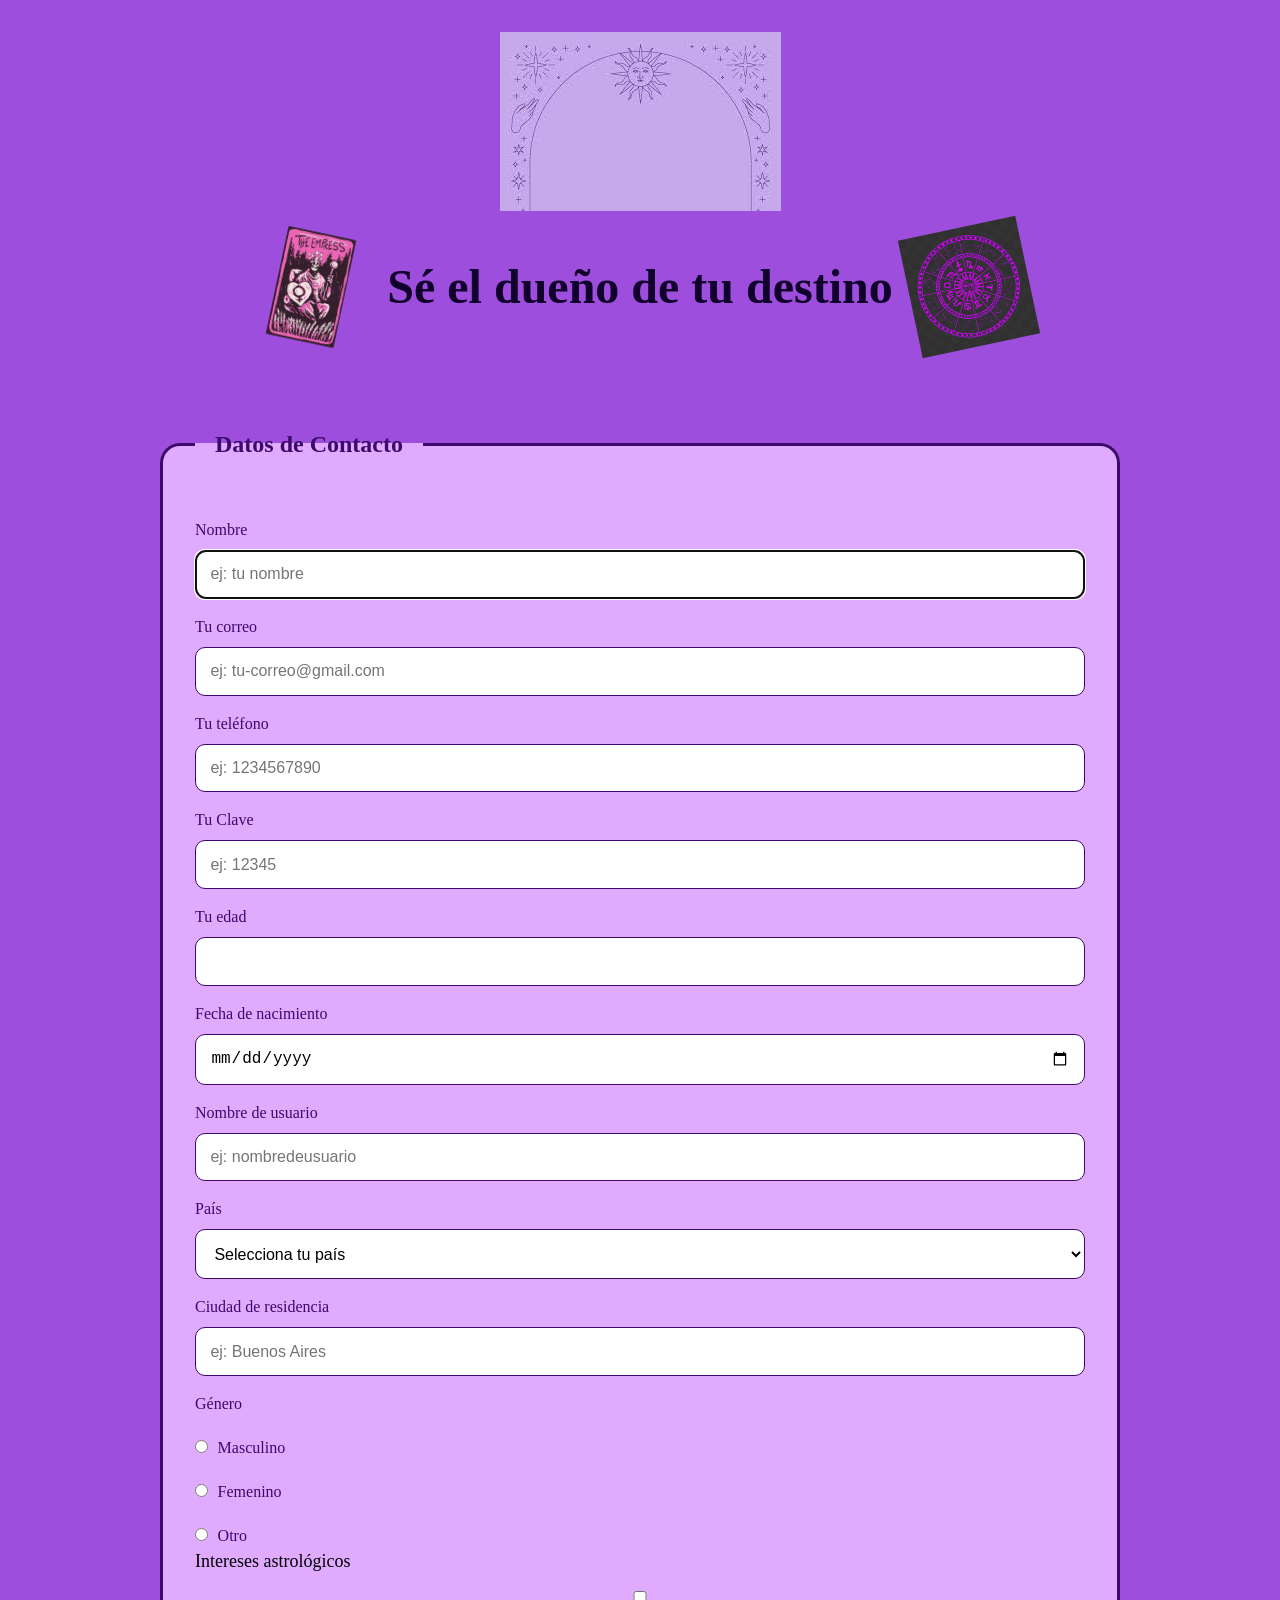
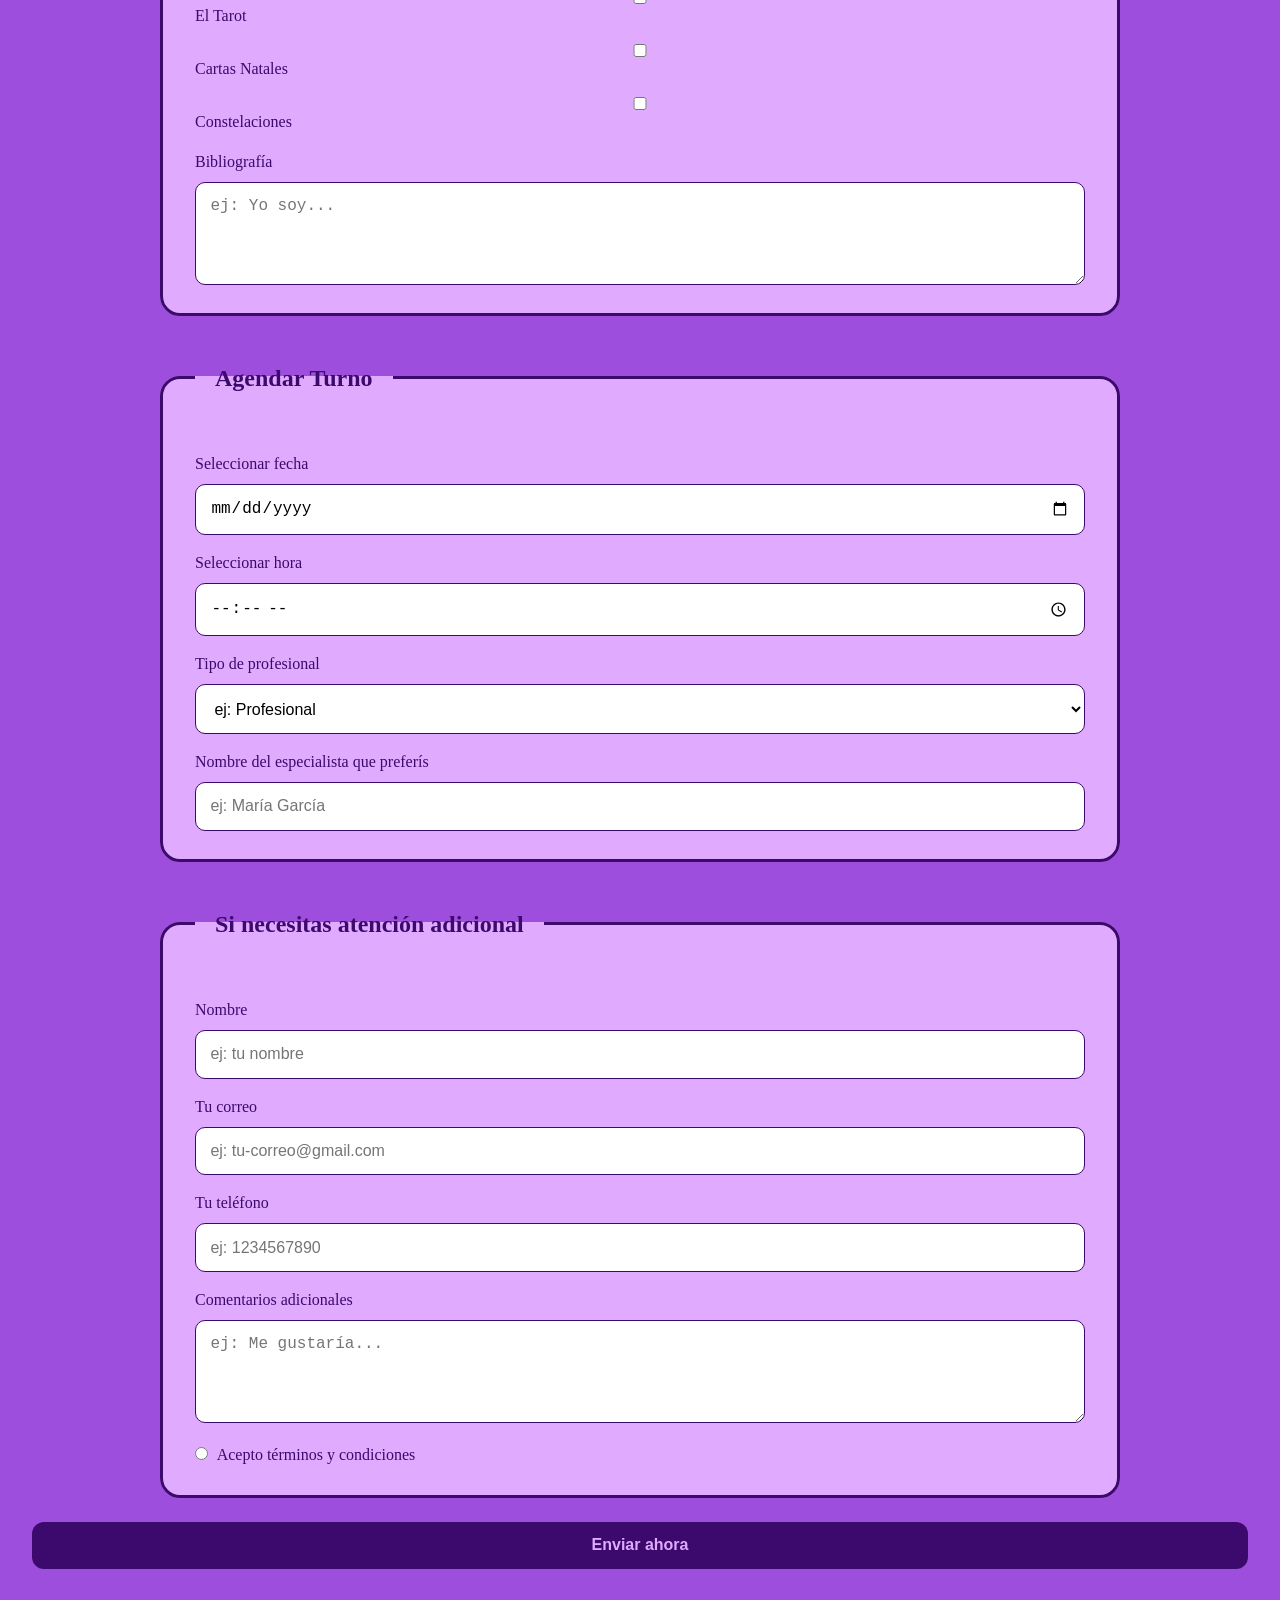
<file: index.html>
<!DOCTYPE html>
<html lang="es">
<head>
    <meta charset="UTF-8">
    <meta name="viewport" content="width=device-width, initial-scale=1.0">
    <title>Contacto | Emilia Saenz Valiente Portfolio</title>
    <link rel="stylesheet" href="form.css">
</head>
<body>
    <img src="Destino.jfif" alt="Destino" class="header-image">
    <div class="title-row">
        <img src="carta.webp" alt="Carta" class="title-image title-image-left">
        <h1>Sé el dueño de tu destino</h1>
        <img src="constelacion.jpg" alt="Constelaciones" class="title-image title-image-right">
    </div>
    <br>
    <form action="https://submit-form.com/TFdfmr0rp" method="post">
        <fieldset class="A">
            <legend class="one">Datos de Contacto</legend>
            <label for="nombre">Nombre</label>
            <input type="text" name="nombre" id="nombre" autofocus required placeholder="ej: tu nombre" autocomplete="name" pattern="[A-Za-z\s]{5,12}">
            <label for="email">Tu correo</label>
            <input type="email" name="email" id="email" required placeholder="ej: tu-correo@gmail.com" autocomplete="email">
            <label for="telefono">Tu teléfono</label>
            <input type="tel" name="telefono" id="telefono" required placeholder="ej: 1234567890" autocomplete="tel">
            <label for="clave">Tu Clave</label>
            <input type="password" name="clave" id="clave" minlength="4" maxlength="32" required placeholder="ej: 12345">
            <label for="edad">Tu edad</label>
            <input type="number" id="edad" name="edad" min="18" max="99" required>
            <label for="nacimiento">Fecha de nacimiento</label>
                <input type="date" id="nacimiento" name="fecha_nacimiento" required>
            <label for="usuario">Nombre de usuario</label>
            <input type="text" name="usuario" id="usuario" required placeholder="ej: nombredeusuario">
            <label for="pais">País</label>
                <select id="pais" name="pais" required>
                    <option value="" disabled selected>Selecciona tu país</option>
                    <option value="Argentina">Argentina</option>
                    <option value="Colombia">Colombia</option>
                    <option value="España">España</option>
                    <option value="México">México</option>
                    <option value="Perú">Perú</option>
                </select>

                <label for="ciudad">Ciudad de residencia</label>
                <input type="text" id="ciudad" name="ciudad" list="ciudades" required placeholder="ej: Buenos Aires">
                <datalist id="ciudades">
                    <option value="Buenos Aires">
                    <option value="Bogotá">
                    <option value="Madrid">
                    <option value="Ciudad de México">
                    <option value="Lima">
                </datalist>
            <label>Género</label>
            <label><input type="radio" name="genero" value="masculino" required> Masculino</label>
            <label><input type="radio" name="genero" value="femenino" required> Femenino</label>
            <label><input type="radio" name="genero" value="otro" required> Otro</label>
            <p>Intereses astrológicos</p>
                <label><input type="checkbox" name="intereses" value="tarot"> El Tarot</label>
                <label><input type="checkbox" name="intereses" value="cartas"> Cartas Natales</label>
                <label><input type="checkbox" name="intereses" value="constelaciones"> Constelaciones</label>
            <label for="bibliografia">Bibliografía</label>
            <textarea id="bibliografia" name="bibliografia" rows="4" cols="50" placeholder="ej: Yo soy..."></textarea>
        </fieldset>
        <fieldset>
            <legend class="one">Agendar Turno</legend>
            <label for="fecha">Seleccionar fecha</label>
            <input type="date" id="fecha" name="fecha" required>
            <label for="hora">Seleccionar hora</label>
            <input type="time" id="hora" name="hora" required>
            <label for="asunto">Tipo de profesional</label>
            <select id="asunto" name="asunto" required>
                <option value="" disabled selected>ej: Profesional</option>
                <option value="psicologo">Asesor espiritual</option>
                <option value="nutricionista">Vidente</option>
                <option value="entrenador">Lector de cartas</option>
            </select>
            <label for="especialista">Nombre del especialista que preferís</label>
            <input type="text" id="especialista" name="especialista" placeholder="ej: María García">
        </fieldset>
        <fieldset>
            <legend class="one">Si necesitas atención adicional</legend>
            <label for="nombre-adicional">Nombre</label>
            <input type="text" name="nombre_adicional" id="nombre-adicional" required placeholder="ej: tu nombre" autocomplete="name">
            <label for="email-adicional">Tu correo</label>
            <input type="email" name="email_adicional" id="email-adicional" required placeholder="ej: tu-correo@gmail.com" autocomplete="email">
            <label for="telefono-adicional">Tu teléfono</label>
            <input type="tel" name="telefono_adicional" id="telefono-adicional" required placeholder="ej: 1234567890" autocomplete="tel">
            <label for="comentarios">Comentarios adicionales</label>
            <textarea id="comentarios" name="comentarios" rows="4" cols="50" placeholder="ej: Me gustaría..."></textarea>
            <label>
                <input type="radio" name="terminos" value="acepto" required> Acepto términos y condiciones
            </label>
        </fieldset>
        <input type="submit" value="Enviar ahora">
    </form>
</body>
</html>
</file>
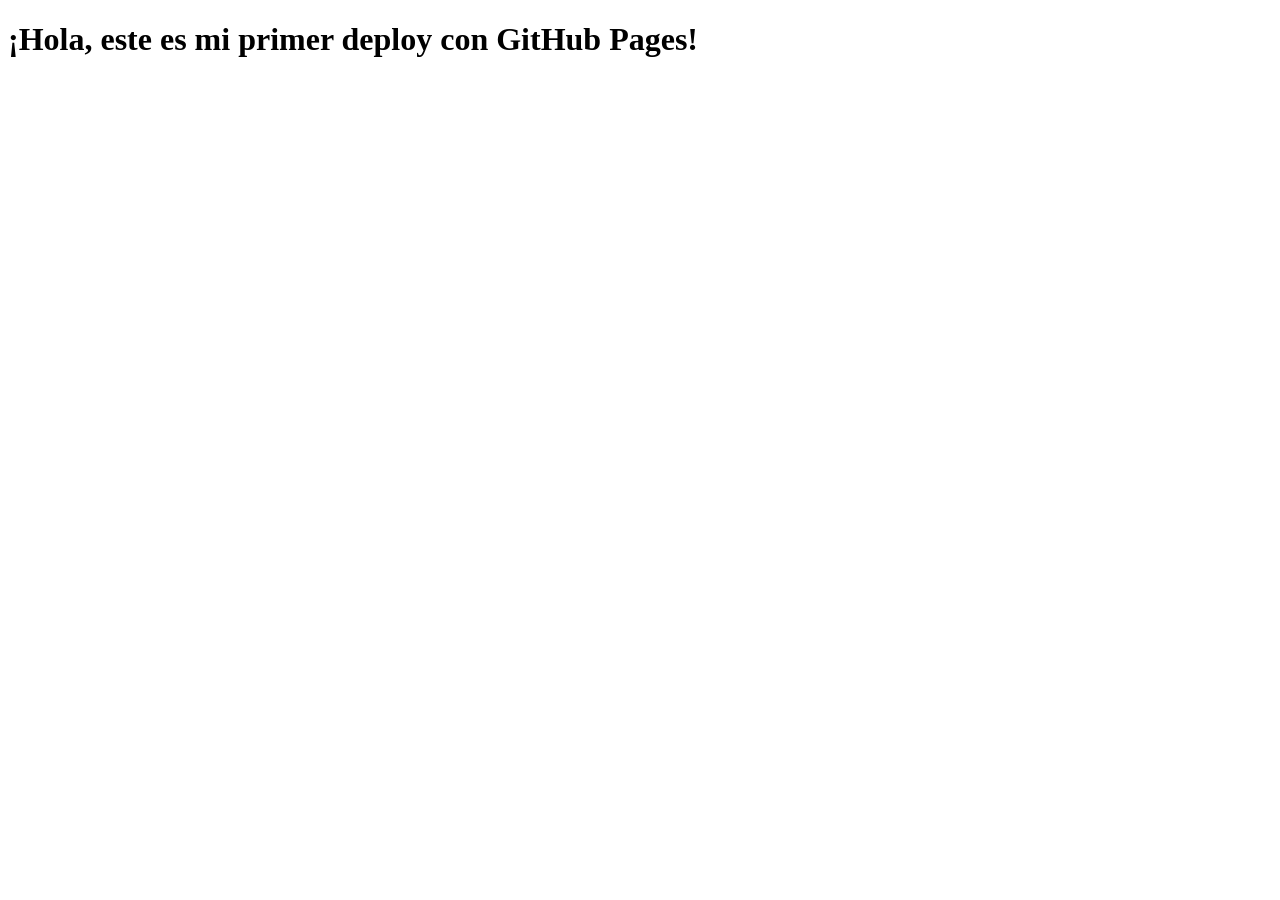
<file: U1/index.html>
<!DOCTYPE html>
<html lang="en">
<head>
    <meta charset="UTF-8">
    <meta name="viewport" content="width=device-width, initial-scale=1.0">
    <title>Document</title>
</head>
<body>
 <h1>¡Hola, este es mi primer deploy con GitHub Pages!</h1>   
</body>
</html>
</file>
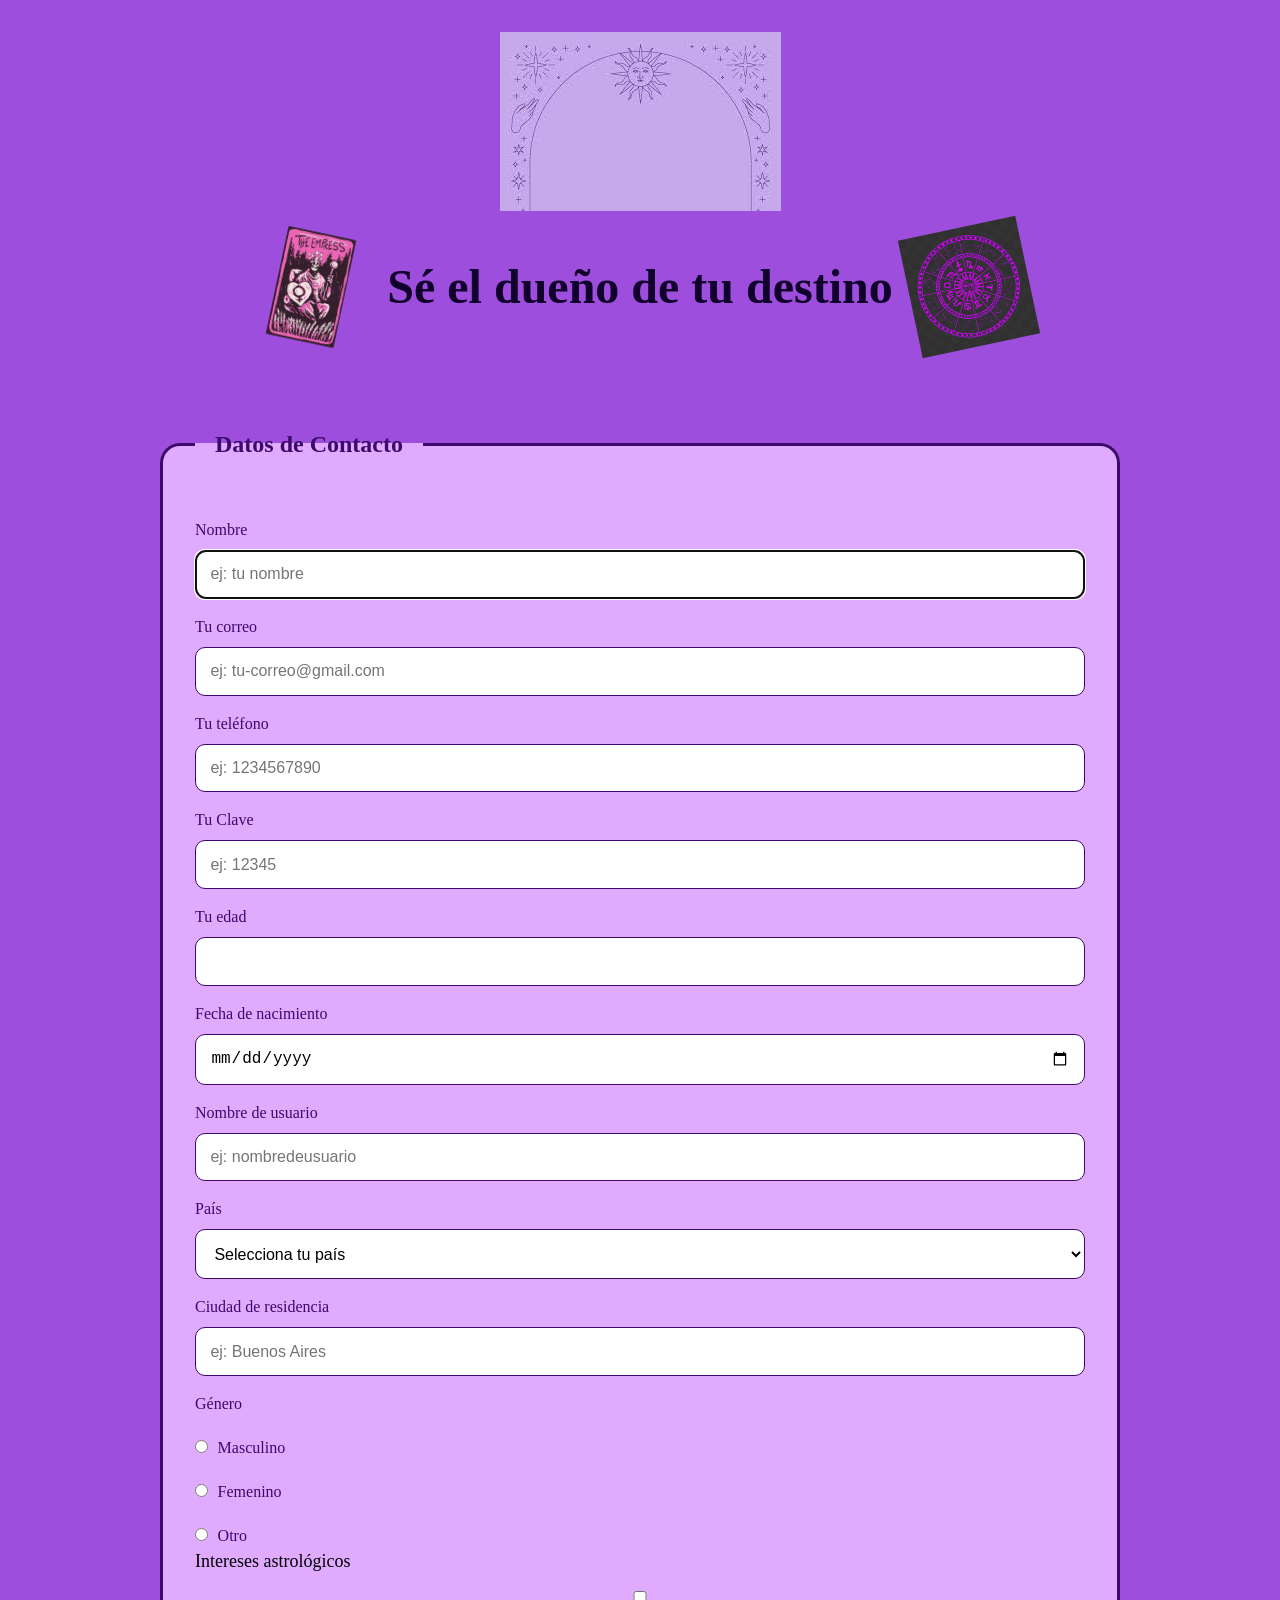
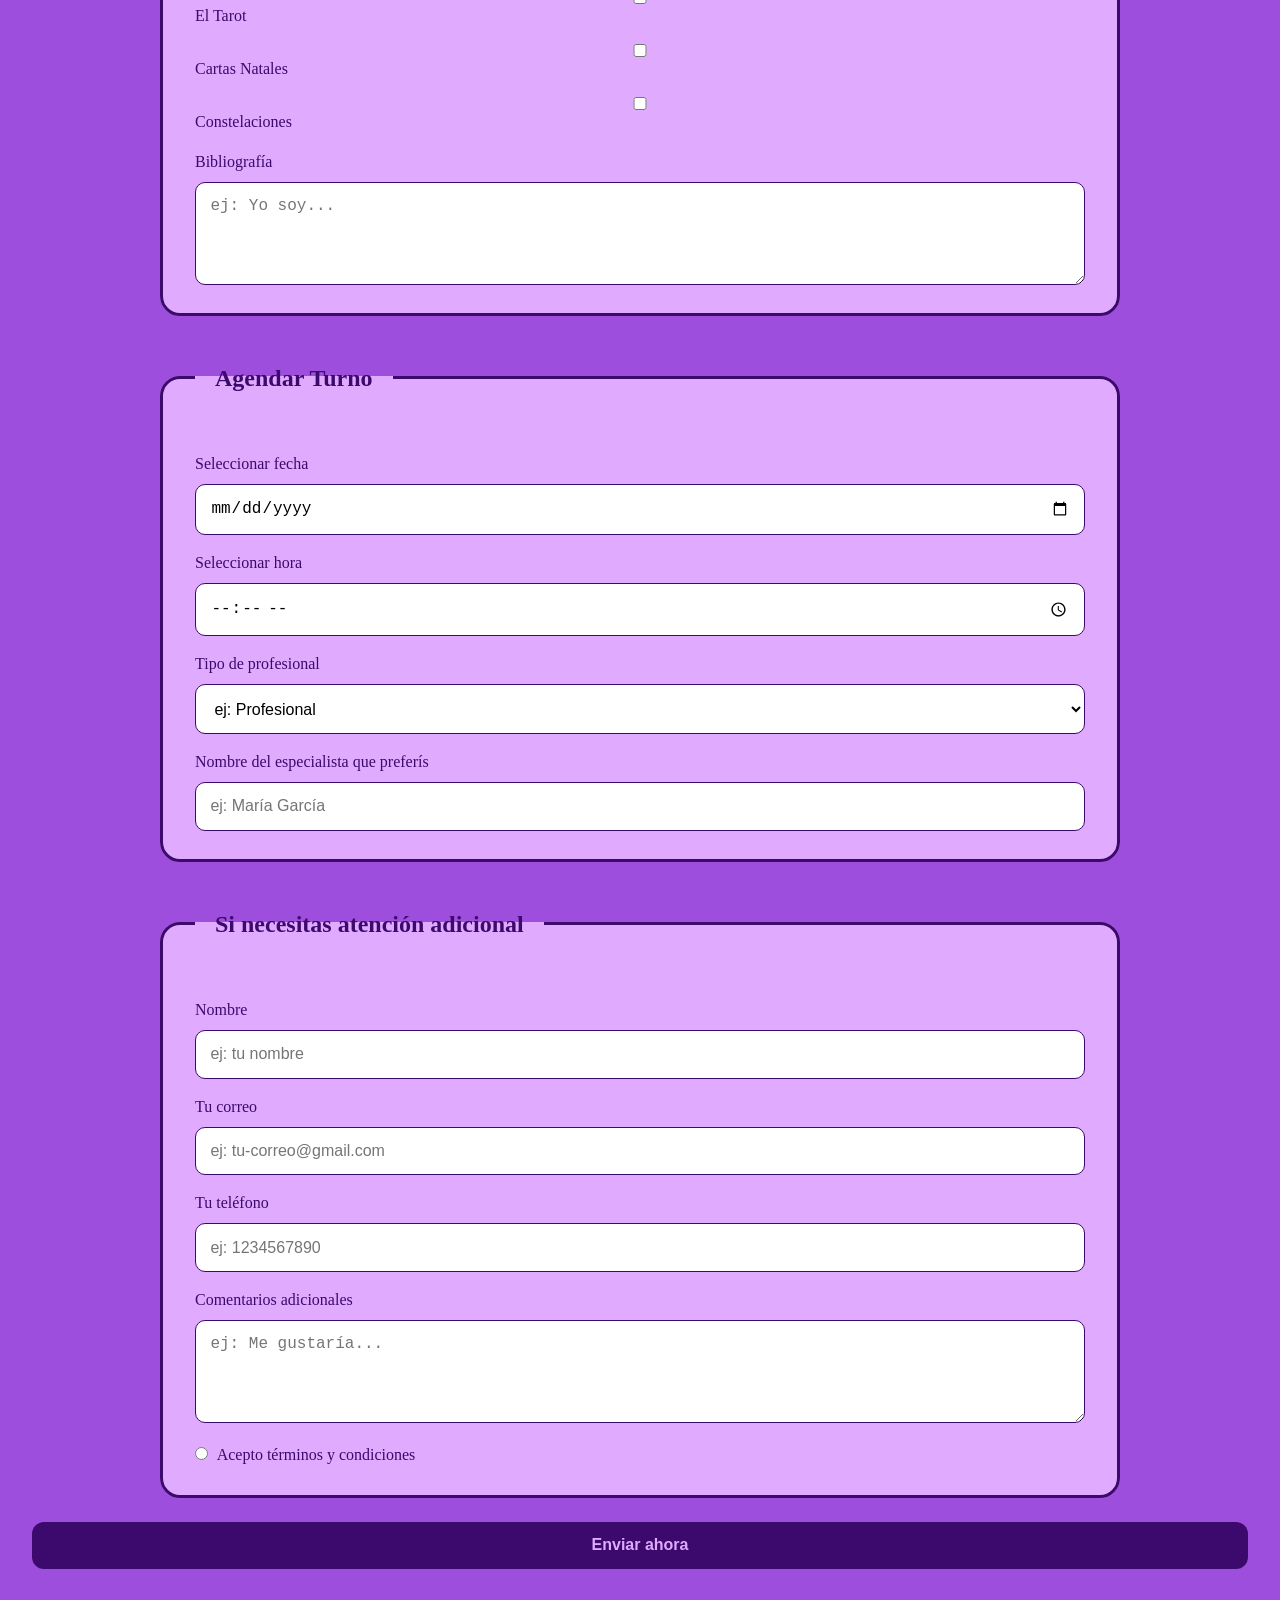
<file: U4/Index.html>
<!DOCTYPE html>
<html lang="es">
<head>
    <meta charset="UTF-8">
    <meta name="viewport" content="width=device-width, initial-scale=1.0">
    <title>Contacto | Emilia Saenz Valiente Portfolio</title>
    <link rel="stylesheet" href="form.css">
</head>
<body>
    <img src="Destino.jfif" alt="Destino" class="header-image">
    <div class="title-row">
        <img src="carta.webp" alt="Carta" class="title-image title-image-left">
        <h1>Sé el dueño de tu destino</h1>
        <img src="constelacion.jpg" alt="Constelaciones" class="title-image title-image-right">
    </div>
    <br>
    <form action="https://submit-form.com/TFdfmr0rp" method="post">
        <fieldset class="A">
            <legend class="one">Datos de Contacto</legend>
            <label for="nombre">Nombre</label>
            <input type="text" name="nombre" id="nombre" autofocus required placeholder="ej: tu nombre" autocomplete="name" pattern="[A-Za-z\s]{5,12}">
            <label for="email">Tu correo</label>
            <input type="email" name="email" id="email" required placeholder="ej: tu-correo@gmail.com" autocomplete="email">
            <label for="telefono">Tu teléfono</label>
            <input type="tel" name="telefono" id="telefono" required placeholder="ej: 1234567890" autocomplete="tel">
            <label for="clave">Tu Clave</label>
            <input type="password" name="clave" id="clave" minlength="4" maxlength="32" required placeholder="ej: 12345">
            <label for="edad">Tu edad</label>
            <input type="number" id="edad" name="edad" min="18" max="99" required>
            <label for="nacimiento">Fecha de nacimiento</label>
                <input type="date" id="nacimiento" name="fecha_nacimiento" required>
            <label for="usuario">Nombre de usuario</label>
            <input type="text" name="usuario" id="usuario" required placeholder="ej: nombredeusuario">
            <label for="pais">País</label>
                <select id="pais" name="pais" required>
                    <option value="" disabled selected>Selecciona tu país</option>
                    <option value="Argentina">Argentina</option>
                    <option value="Colombia">Colombia</option>
                    <option value="España">España</option>
                    <option value="México">México</option>
                    <option value="Perú">Perú</option>
                </select>

                <label for="ciudad">Ciudad de residencia</label>
                <input type="text" id="ciudad" name="ciudad" list="ciudades" required placeholder="ej: Buenos Aires">
                <datalist id="ciudades">
                    <option value="Buenos Aires">
                    <option value="Bogotá">
                    <option value="Madrid">
                    <option value="Ciudad de México">
                    <option value="Lima">
                </datalist>
            <label>Género</label>
            <label><input type="radio" name="genero" value="masculino" required> Masculino</label>
            <label><input type="radio" name="genero" value="femenino" required> Femenino</label>
            <label><input type="radio" name="genero" value="otro" required> Otro</label>
            <p>Intereses astrológicos</p>
                <label><input type="checkbox" name="intereses" value="tarot"> El Tarot</label>
                <label><input type="checkbox" name="intereses" value="cartas"> Cartas Natales</label>
                <label><input type="checkbox" name="intereses" value="constelaciones"> Constelaciones</label>
            <label for="bibliografia">Bibliografía</label>
            <textarea id="bibliografia" name="bibliografia" rows="4" cols="50" placeholder="ej: Yo soy..."></textarea>
        </fieldset>
        <fieldset>
            <legend class="one">Agendar Turno</legend>
            <label for="fecha">Seleccionar fecha</label>
            <input type="date" id="fecha" name="fecha" required>
            <label for="hora">Seleccionar hora</label>
            <input type="time" id="hora" name="hora" required>
            <label for="asunto">Tipo de profesional</label>
            <select id="asunto" name="asunto" required>
                <option value="" disabled selected>ej: Profesional</option>
                <option value="psicologo">Asesor espiritual</option>
                <option value="nutricionista">Vidente</option>
                <option value="entrenador">Lector de cartas</option>
            </select>
            <label for="especialista">Nombre del especialista que preferís</label>
            <input type="text" id="especialista" name="especialista" placeholder="ej: María García">
        </fieldset>
        <fieldset>
            <legend class="one">Si necesitas atención adicional</legend>
            <label for="nombre-adicional">Nombre</label>
            <input type="text" name="nombre_adicional" id="nombre-adicional" required placeholder="ej: tu nombre" autocomplete="name">
            <label for="email-adicional">Tu correo</label>
            <input type="email" name="email_adicional" id="email-adicional" required placeholder="ej: tu-correo@gmail.com" autocomplete="email">
            <label for="telefono-adicional">Tu teléfono</label>
            <input type="tel" name="telefono_adicional" id="telefono-adicional" required placeholder="ej: 1234567890" autocomplete="tel">
            <label for="comentarios">Comentarios adicionales</label>
            <textarea id="comentarios" name="comentarios" rows="4" cols="50" placeholder="ej: Me gustaría..."></textarea>
            <label>
                <input type="radio" name="terminos" value="acepto" required> Acepto términos y condiciones
            </label>
        </fieldset>
        <input type="submit" value="Enviar ahora">
    </form>
</body>
</html>
</file>
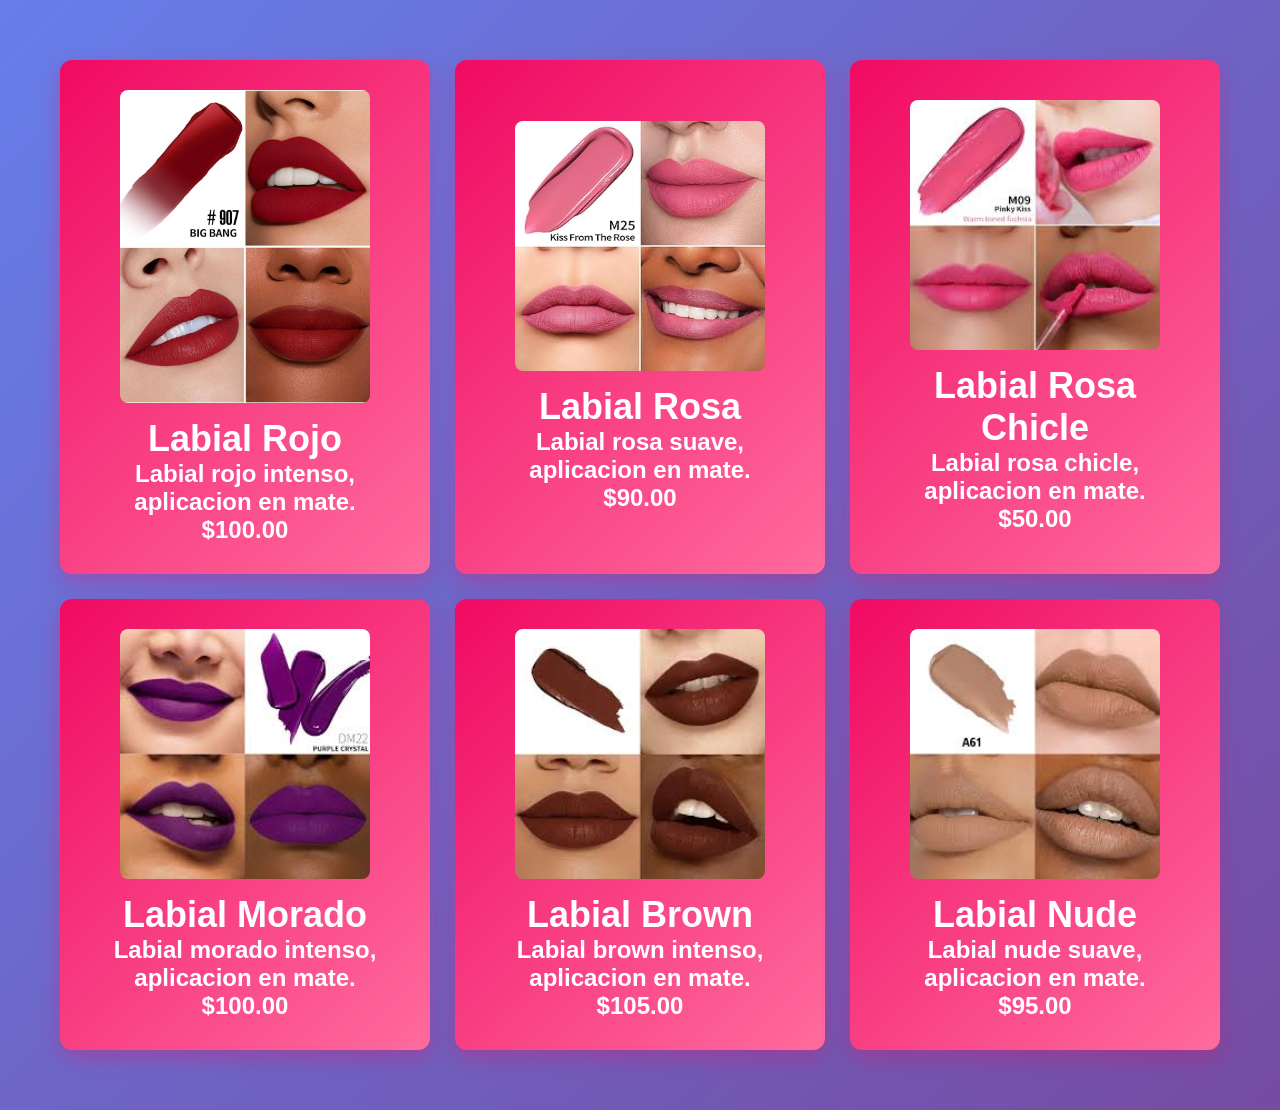
<file: U5 - Copy/index.html>
<!DOCTYPE html>
<html lang="en">
<head>
    <meta charset="UTF-8">
    <meta name="viewport" content="width=device-width, initial-scale=1.0">
    <title>Labiales Galeria</title>
     <link rel="stylesheet" href="style.css">
</head>
<body>
  <div class="galeria">
    <div class="item">
      <img src="Labial Rojo.jpg" alt="Labial Rojo">
      <h2>Labial Rojo</h2>
      <p>Labial rojo intenso, aplicacion en mate.</p>
      <p class="price">$100.00</p>
    </div>
    <div class="item">
      <img src="Labial Rosa.jpg" alt="Labial Rosa">
      <h2>Labial Rosa</h2>
      <p>Labial rosa suave, aplicacion en mate.</p>
      <p class="price">$90.00</p>
    </div>
    <div class="item">
      <img src="Labial Rosa Chicle .jpg" alt="Labial Rosa Chicle">
      <h2>Labial Rosa Chicle</h2>
      <p>Labial rosa chicle, aplicacion en mate.</p>
      <p class="price">$50.00</p>
    </div>
    <div class="item">
      <img src="Labial Morado .jpg" alt="Labial Morado">
      <h2>Labial Morado</h2>
      <p>Labial morado intenso, aplicacion en mate.</p>
      <p class="price">$100.00</p>
    </div>
    <div class="item">
      <img src="Labial Brown .jpg" alt="Labial Brown">
      <h2>Labial Brown</h2>
      <p>Labial brown intenso, aplicacion en mate.</p>
      <p class="price">$105.00</p>
    </div>
    <div class="item">
      <img src="Labial Nude .jpg" alt="Labial Nude">
      <h2>Labial Nude</h2>
      <p>Labial nude suave, aplicacion en mate.</p>
      <p class="price">$95.00</p>
    </div>
</body>
</html>
</file>
<file: form.css>
/* selector universal  */
* {
    margin: 0;
    padding: 0;
    box-sizing: border-box;
}
html {
    background-color: #9d4edd;
}
body {
    font-family: 'Brush Script MT', cursive;
    min-height: 100vh;
    padding: 2rem;
    font-size: 18px;
    line-height: 1.5;
}

/* tag selector */
h1 {
    color: #10002b;
    font-weight: bold;
    font-size: 3rem;
    margin: 0;
    font-family: 'Brush Script MT', cursive;
}

.title-row {
    display: flex;
    align-items: center;
    justify-content: center;
    gap: 1rem;
    margin-bottom: 1.5rem;
    flex-wrap: wrap;
    max-width: 900px;
    margin-left: auto;
    margin-right: auto;
}

.title-row h1 {
    margin: 0;
}

.title-image {
    max-width: 120px;
    width: auto;
    height: auto;
}

.title-image-left {
    transform: rotate(12deg);
}

.title-image-right {
    transform: rotate(-12deg);
}

@media (max-width: 700px) {
    .title-row {
        flex-direction: column;
    }
    .title-image {
        max-width: 180px;
    }
}

.header-image {
    display: block;
    margin: 0 auto 1rem;
    max-width: 100%;
    height: auto;
}

fieldset {
    margin: 1rem auto;
    padding: 1.75rem 2rem;
    width: min(100%, 960px);
    border: 3px solid #3c096c;
    border-radius: 20px;
    background-color: #e0aaff;
}

fieldset + fieldset {
    margin-top: 2rem;
}

legend.one {
    display: flex;
    justify-content: center;
    color: #3c096c;
    font-weight: bold;
    font-size: 1.5rem;
    padding: 0.75rem 1.25rem;
    font-family: 'Brush Script MT', cursive;
}

label {
    display: block;
    color: #3c096c;
    margin-top: 1rem;
    font-size: 1rem;
}

input,
textarea,
select {
    display: block;
    width: 100%;
    max-width: 100%;
    margin-top: 0.5rem;
    padding: 0.9rem;
    border: 1px solid #3c096c;
    border-radius: 10px;
    background-color: #fff;
    color: #000;
    font-size: 1rem;
}

input[type="radio"] {
    display: inline-block;
    width: auto;
    margin-right: 0.35rem;
}

input[type="submit"] {
    cursor: pointer;
    margin: 1.5rem auto 0;
    display: block;
    padding: 0.9rem 1.5rem;
    border: none;
    border-radius: 12px;
    background-color: #3c096c;
    color: #e0aaff;
    font-weight: bold;
}
</file>
<file: U4/form.css>
/* selector universal  */
* {
    margin: 0;
    padding: 0;
    box-sizing: border-box;
}
html {
    background-color: #9d4edd;
}
body {
    font-family: 'Brush Script MT', cursive;
    min-height: 100vh;
    padding: 2rem;
    font-size: 18px;
    line-height: 1.5;
}

/* tag selector */
h1 {
    color: #10002b;
    font-weight: bold;
    font-size: 3rem;
    margin: 0;
    font-family: 'Brush Script MT', cursive;
}

.title-row {
    display: flex;
    align-items: center;
    justify-content: center;
    gap: 1rem;
    margin-bottom: 1.5rem;
    flex-wrap: wrap;
    max-width: 900px;
    margin-left: auto;
    margin-right: auto;
}

.title-row h1 {
    margin: 0;
}

.title-image {
    max-width: 120px;
    width: auto;
    height: auto;
}

.title-image-left {
    transform: rotate(12deg);
}

.title-image-right {
    transform: rotate(-12deg);
}

@media (max-width: 700px) {
    .title-row {
        flex-direction: column;
    }
    .title-image {
        max-width: 180px;
    }
}

.header-image {
    display: block;
    margin: 0 auto 1rem;
    max-width: 100%;
    height: auto;
}

fieldset {
    margin: 1rem auto;
    padding: 1.75rem 2rem;
    width: min(100%, 960px);
    border: 3px solid #3c096c;
    border-radius: 20px;
    background-color: #e0aaff;
}

fieldset + fieldset {
    margin-top: 2rem;
}

legend.one {
    display: flex;
    justify-content: center;
    color: #3c096c;
    font-weight: bold;
    font-size: 1.5rem;
    padding: 0.75rem 1.25rem;
    font-family: 'Brush Script MT', cursive;
}

label {
    display: block;
    color: #3c096c;
    margin-top: 1rem;
    font-size: 1rem;
}

input,
textarea,
select {
    display: block;
    width: 100%;
    max-width: 100%;
    margin-top: 0.5rem;
    padding: 0.9rem;
    border: 1px solid #3c096c;
    border-radius: 10px;
    background-color: #fff;
    color: #000;
    font-size: 1rem;
}

input[type="radio"] {
    display: inline-block;
    width: auto;
    margin-right: 0.35rem;
}

input[type="submit"] {
    cursor: pointer;
    margin: 1.5rem auto 0;
    display: block;
    padding: 0.9rem 1.5rem;
    border: none;
    border-radius: 12px;
    background-color: #3c096c;
    color: #e0aaff;
    font-weight: bold;
}
</file>
<file: U5 - Copy/style.css>
/* Universal selector - reset de estilos */
* {
    margin: 0;
    padding: 0;
    box-sizing: border-box;
}

body {
    font-family: 'Segoe UI', Tahoma, Geneva, Verdana, sans-serif;
    background: linear-gradient(135deg, #667eea 0%, #764ba2 100%);
    min-height: 100vh;
    padding: 40px 20px;
}

.galeria {
    display: grid;
    grid-template-columns: repeat(auto-fit, minmax(280px, 1fr));
    gap: 25px;
    max-width: 1200px;
    margin: 0 auto;
    padding: 20px;
}

.item {
    background: linear-gradient(135deg, #f00a62 0%, #ff6b9d 100%);
    display: flex;
    align-items: center;
    justify-content: center;
    flex-direction: column;
    color: white;
    font-size: 1.5rem;
    font-weight: 600;
    border-radius: 12px;
    padding: 30px;
    box-shadow: 0 8px 20px rgba(240, 10, 98, 0.3);
    transition: all 0.3s ease;
    cursor: pointer;
    min-height: 300px;
    text-align: center;
}

.item:hover {
    transform: translateY(-8px);
    box-shadow: 0 12px 28px rgba(240, 10, 98, 0.5);
}

img {
    width: 100%;
    max-width: 250px;
    height: auto;
    border-radius: 8px;
    margin-bottom: 15px;
    transition: transform 0.3s ease;
}

.item:hover img {
    transform: scale(1.05);
}
</file>
